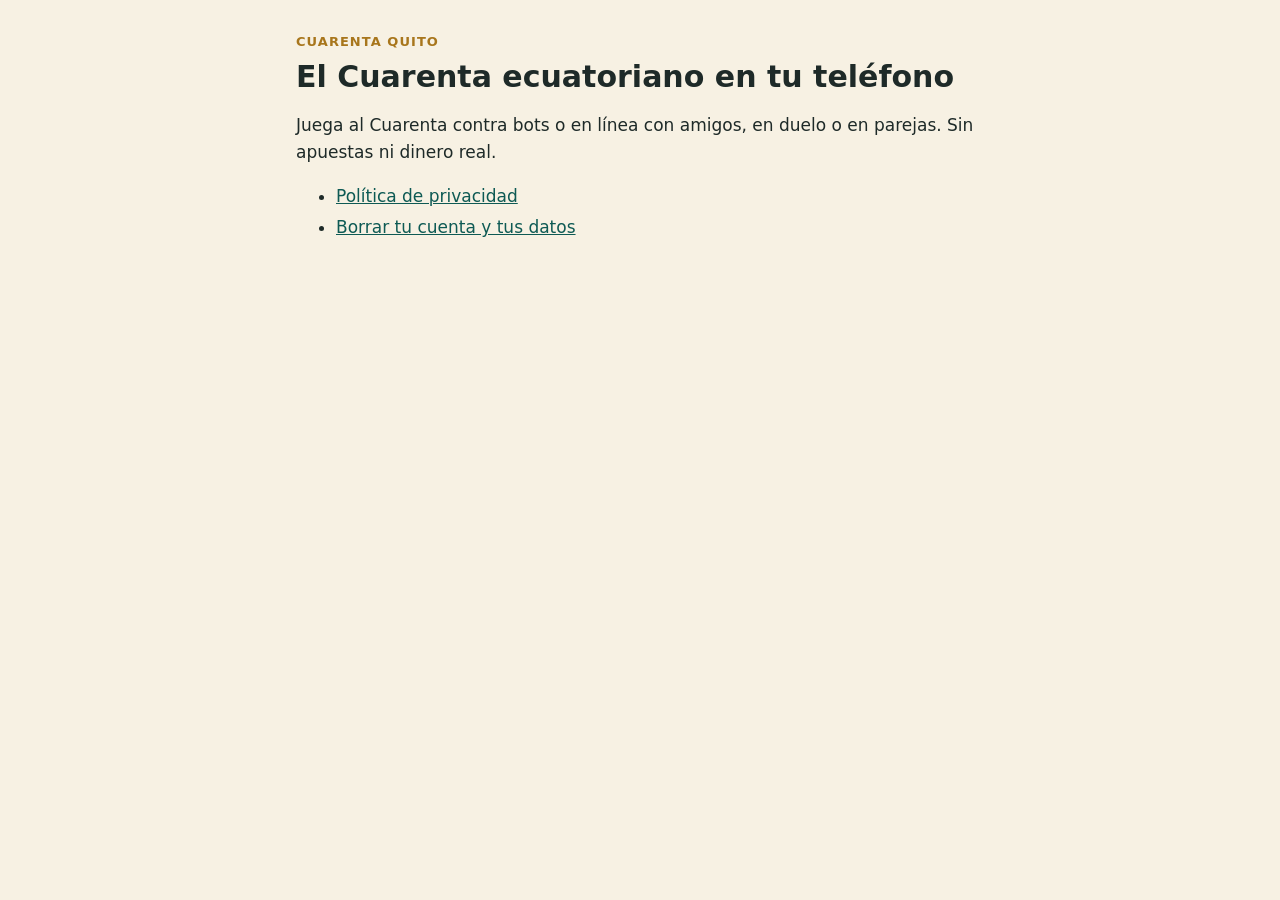
<file: index.html>
<!doctype html>
<html lang="es">
<head>
<meta charset="utf-8">
<meta name="viewport" content="width=device-width, initial-scale=1">
<title>Cuarenta Quito</title>
<link rel="stylesheet" href="estilo.css">
</head>
<body>
<main>
<p class="marca">Cuarenta Quito</p>
<h1>El Cuarenta ecuatoriano en tu teléfono</h1>
<p>Juega al Cuarenta contra bots o en línea con amigos, en duelo o en parejas. Sin apuestas ni dinero real.</p>
<ul>
  <li><a href="privacidad.html">Política de privacidad</a></li>
  <li><a href="borrar-cuenta.html">Borrar tu cuenta y tus datos</a></li>
</ul>
</main>
</body>
</html>
</file>
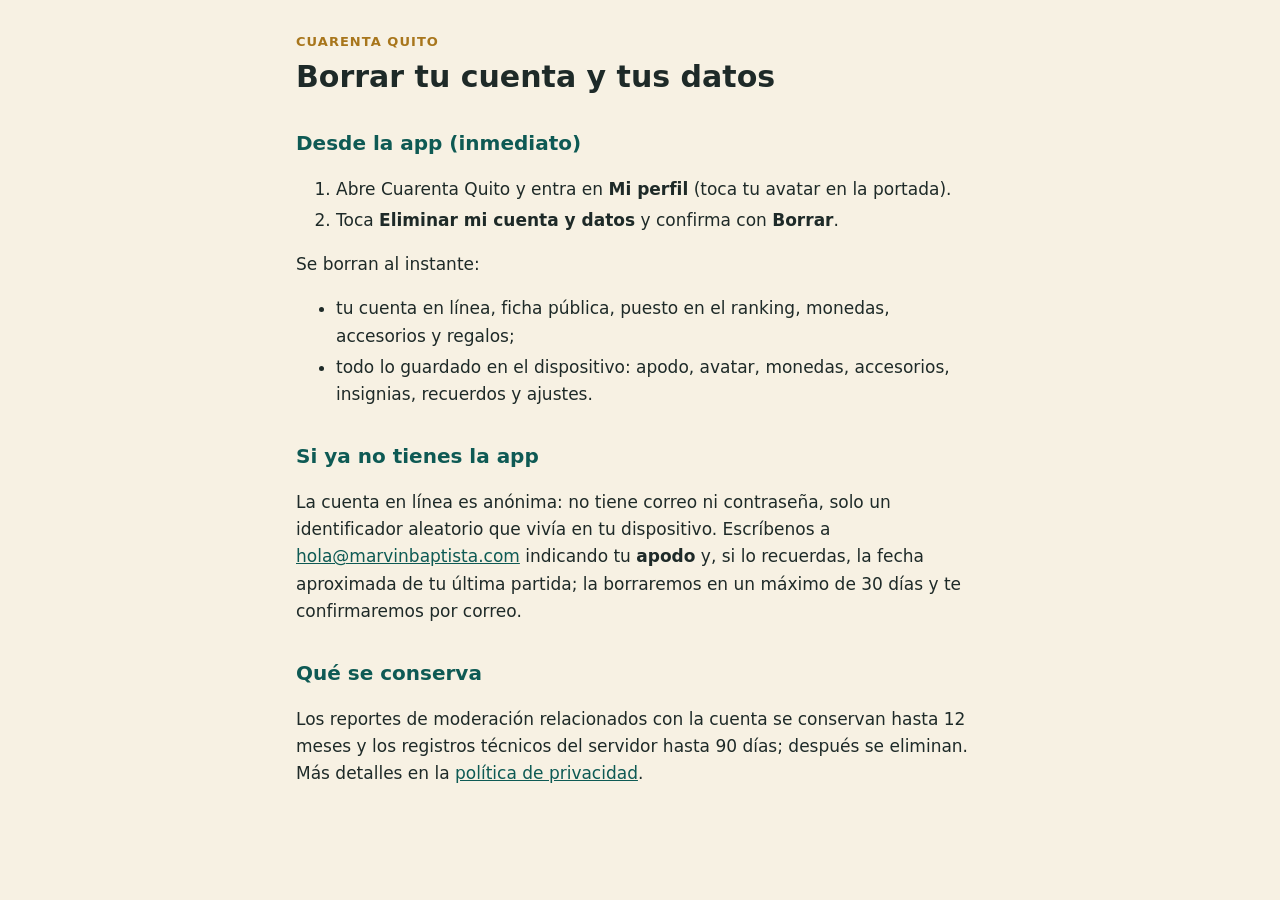
<file: borrar-cuenta.html>
<!doctype html>
<html lang="es">
<head>
<meta charset="utf-8">
<meta name="viewport" content="width=device-width, initial-scale=1">
<title>Borrar tu cuenta · Cuarenta Quito</title>
<link rel="stylesheet" href="estilo.css">
</head>
<body>
<main>
<p class="marca">Cuarenta Quito</p>
<h1>Borrar tu cuenta y tus datos</h1>

<h2>Desde la app (inmediato)</h2>
<ol>
  <li>Abre Cuarenta Quito y entra en <strong>Mi perfil</strong> (toca tu avatar en la portada).</li>
  <li>Toca <strong>Eliminar mi cuenta y datos</strong> y confirma con <strong>Borrar</strong>.</li>
</ol>
<p>Se borran al instante:</p>
<ul>
  <li>tu cuenta en línea, ficha pública, puesto en el ranking, monedas, accesorios y regalos;</li>
  <li>todo lo guardado en el dispositivo: apodo, avatar, monedas, accesorios, insignias, recuerdos y ajustes.</li>
</ul>

<h2>Si ya no tienes la app</h2>
<p>La cuenta en línea es anónima: no tiene correo ni contraseña, solo un identificador aleatorio que vivía en tu dispositivo. Escríbenos a <a href="mailto:hola@marvinbaptista.com">hola@marvinbaptista.com</a> indicando tu <strong>apodo</strong> y, si lo recuerdas, la fecha aproximada de tu última partida; la borraremos en un máximo de 30 días y te confirmaremos por correo.</p>

<h2>Qué se conserva</h2>
<p>Los reportes de moderación relacionados con la cuenta se conservan hasta 12 meses y los registros técnicos del servidor hasta 90 días; después se eliminan. Más detalles en la <a href="privacidad.html">política de privacidad</a>.</p>
</main>
</body>
</html>
</file>
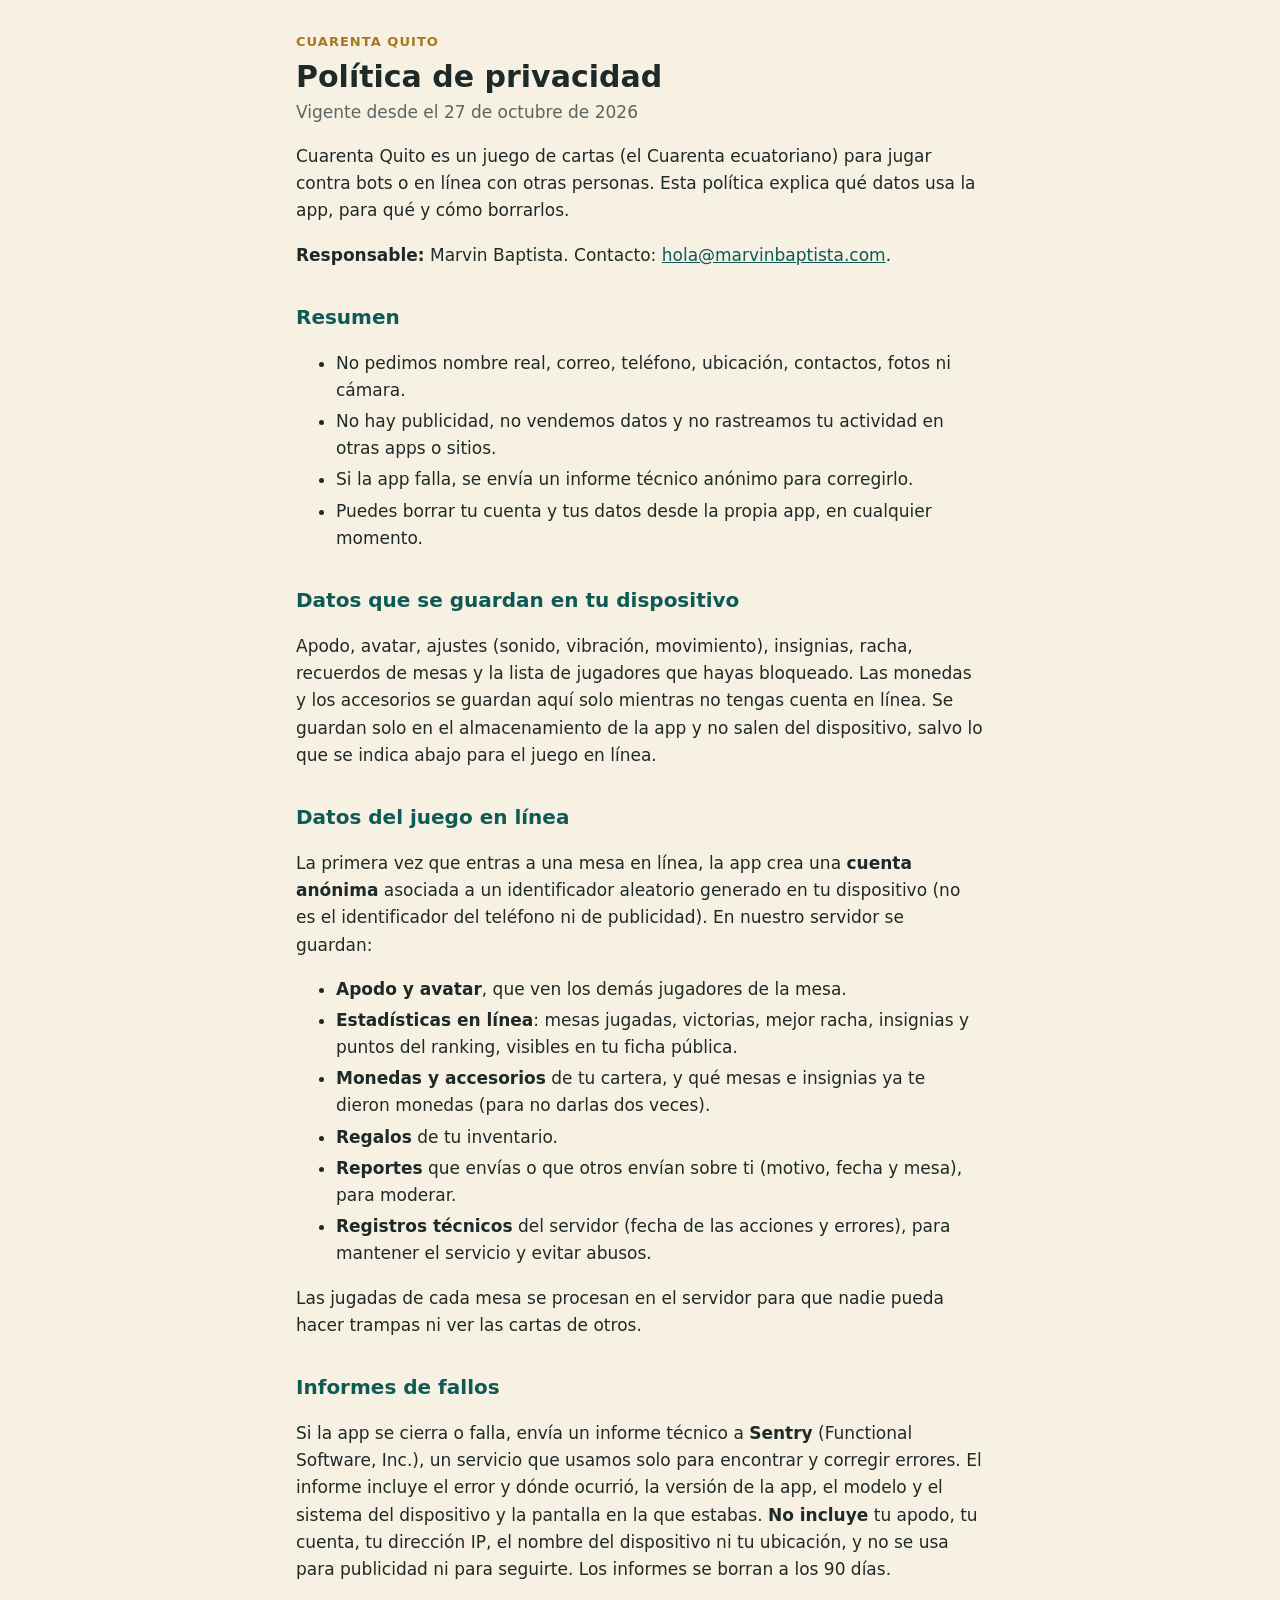
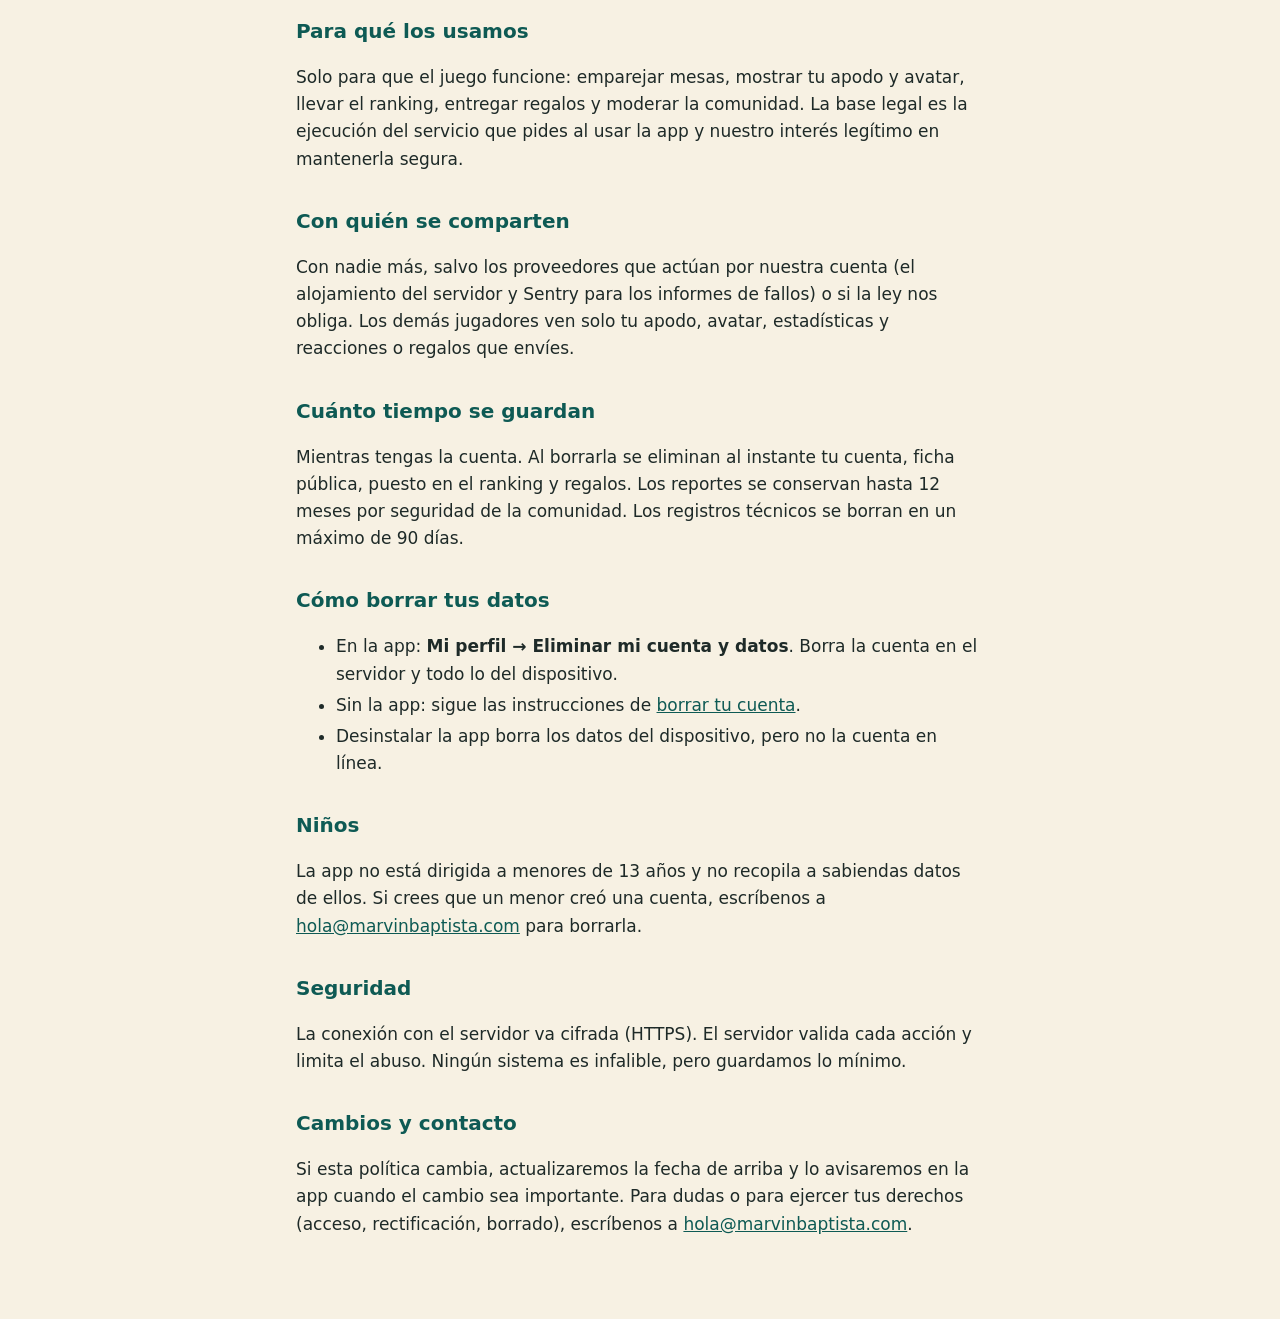
<file: privacidad.html>
<!doctype html>
<html lang="es">
<head>
<meta charset="utf-8">
<meta name="viewport" content="width=device-width, initial-scale=1">
<title>Política de privacidad · Cuarenta Quito</title>
<link rel="stylesheet" href="estilo.css">
</head>
<body>
<main>
<p class="marca">Cuarenta Quito</p>
<h1>Política de privacidad</h1>
<p class="fecha">Vigente desde el 27 de octubre de 2026</p>

<p>Cuarenta Quito es un juego de cartas (el Cuarenta ecuatoriano) para jugar contra bots o en línea con otras personas. Esta política explica qué datos usa la app, para qué y cómo borrarlos.</p>
<p><strong>Responsable:</strong> Marvin Baptista. Contacto: <a href="mailto:hola@marvinbaptista.com">hola@marvinbaptista.com</a>.</p>

<h2>Resumen</h2>
<ul>
  <li>No pedimos nombre real, correo, teléfono, ubicación, contactos, fotos ni cámara.</li>
  <li>No hay publicidad, no vendemos datos y no rastreamos tu actividad en otras apps o sitios.</li>
  <li>Si la app falla, se envía un informe técnico anónimo para corregirlo.</li>
  <li>Puedes borrar tu cuenta y tus datos desde la propia app, en cualquier momento.</li>
</ul>

<h2>Datos que se guardan en tu dispositivo</h2>
<p>Apodo, avatar, ajustes (sonido, vibración, movimiento), insignias, racha, recuerdos de mesas y la lista de jugadores que hayas bloqueado. Las monedas y los accesorios se guardan aquí solo mientras no tengas cuenta en línea. Se guardan solo en el almacenamiento de la app y no salen del dispositivo, salvo lo que se indica abajo para el juego en línea.</p>

<h2>Datos del juego en línea</h2>
<p>La primera vez que entras a una mesa en línea, la app crea una <strong>cuenta anónima</strong> asociada a un identificador aleatorio generado en tu dispositivo (no es el identificador del teléfono ni de publicidad). En nuestro servidor se guardan:</p>
<ul>
  <li><strong>Apodo y avatar</strong>, que ven los demás jugadores de la mesa.</li>
  <li><strong>Estadísticas en línea</strong>: mesas jugadas, victorias, mejor racha, insignias y puntos del ranking, visibles en tu ficha pública.</li>
  <li><strong>Monedas y accesorios</strong> de tu cartera, y qué mesas e insignias ya te dieron monedas (para no darlas dos veces).</li>
  <li><strong>Regalos</strong> de tu inventario.</li>
  <li><strong>Reportes</strong> que envías o que otros envían sobre ti (motivo, fecha y mesa), para moderar.</li>
  <li><strong>Registros técnicos</strong> del servidor (fecha de las acciones y errores), para mantener el servicio y evitar abusos.</li>
</ul>
<p>Las jugadas de cada mesa se procesan en el servidor para que nadie pueda hacer trampas ni ver las cartas de otros.</p>

<h2>Informes de fallos</h2>
<p>Si la app se cierra o falla, envía un informe técnico a <strong>Sentry</strong> (Functional Software, Inc.), un servicio que usamos solo para encontrar y corregir errores. El informe incluye el error y dónde ocurrió, la versión de la app, el modelo y el sistema del dispositivo y la pantalla en la que estabas. <strong>No incluye</strong> tu apodo, tu cuenta, tu dirección IP, el nombre del dispositivo ni tu ubicación, y no se usa para publicidad ni para seguirte. Los informes se borran a los 90 días.</p>

<h2>Para qué los usamos</h2>
<p>Solo para que el juego funcione: emparejar mesas, mostrar tu apodo y avatar, llevar el ranking, entregar regalos y moderar la comunidad. La base legal es la ejecución del servicio que pides al usar la app y nuestro interés legítimo en mantenerla segura.</p>

<h2>Con quién se comparten</h2>
<p>Con nadie más, salvo los proveedores que actúan por nuestra cuenta (el alojamiento del servidor y Sentry para los informes de fallos) o si la ley nos obliga. Los demás jugadores ven solo tu apodo, avatar, estadísticas y reacciones o regalos que envíes.</p>

<h2>Cuánto tiempo se guardan</h2>
<p>Mientras tengas la cuenta. Al borrarla se eliminan al instante tu cuenta, ficha pública, puesto en el ranking y regalos. Los reportes se conservan hasta 12 meses por seguridad de la comunidad. Los registros técnicos se borran en un máximo de 90 días.</p>

<h2>Cómo borrar tus datos</h2>
<ul>
  <li>En la app: <strong>Mi perfil → Eliminar mi cuenta y datos</strong>. Borra la cuenta en el servidor y todo lo del dispositivo.</li>
  <li>Sin la app: sigue las instrucciones de <a href="borrar-cuenta.html">borrar tu cuenta</a>.</li>
  <li>Desinstalar la app borra los datos del dispositivo, pero no la cuenta en línea.</li>
</ul>

<h2>Niños</h2>
<p>La app no está dirigida a menores de 13 años y no recopila a sabiendas datos de ellos. Si crees que un menor creó una cuenta, escríbenos a <a href="mailto:hola@marvinbaptista.com">hola@marvinbaptista.com</a> para borrarla.</p>

<h2>Seguridad</h2>
<p>La conexión con el servidor va cifrada (HTTPS). El servidor valida cada acción y limita el abuso. Ningún sistema es infalible, pero guardamos lo mínimo.</p>

<h2>Cambios y contacto</h2>
<p>Si esta política cambia, actualizaremos la fecha de arriba y lo avisaremos en la app cuando el cambio sea importante. Para dudas o para ejercer tus derechos (acceso, rectificación, borrado), escríbenos a <a href="mailto:hola@marvinbaptista.com">hola@marvinbaptista.com</a>.</p>
</main>
</body>
</html>
</file>
<file: estilo.css>
:root {
  --fondo: #F7F1E3;
  --texto: #1E2A28;
  --suave: #5A6563;
  --acento: #0E5A54;
  --oro: #A8761C;
}
@media (prefers-color-scheme: dark) {
  :root {
    --fondo: #061A19;
    --texto: #F3EBD9;
    --suave: #A9B5B2;
    --acento: #7FD1C7;
    --oro: #E2B65A;
  }
}
* { box-sizing: border-box; }
body {
  margin: 0;
  background: var(--fondo);
  color: var(--texto);
  font: 17px/1.6 system-ui, -apple-system, "Segoe UI", Roboto, sans-serif;
}
main { max-width: 720px; margin: 0 auto; padding: 32px 16px 64px; }
.marca { color: var(--oro); font-weight: 800; letter-spacing: 0.08em; text-transform: uppercase; font-size: 13px; margin: 0; }
h1 { font-size: 30px; line-height: 1.2; margin: 6px 0 4px; }
h2 { font-size: 20px; margin: 32px 0 6px; color: var(--acento); }
.fecha { color: var(--suave); margin-top: 0; }
a { color: var(--acento); }
li { margin: 4px 0; }
.contacto { font-weight: 700; }
</file>
